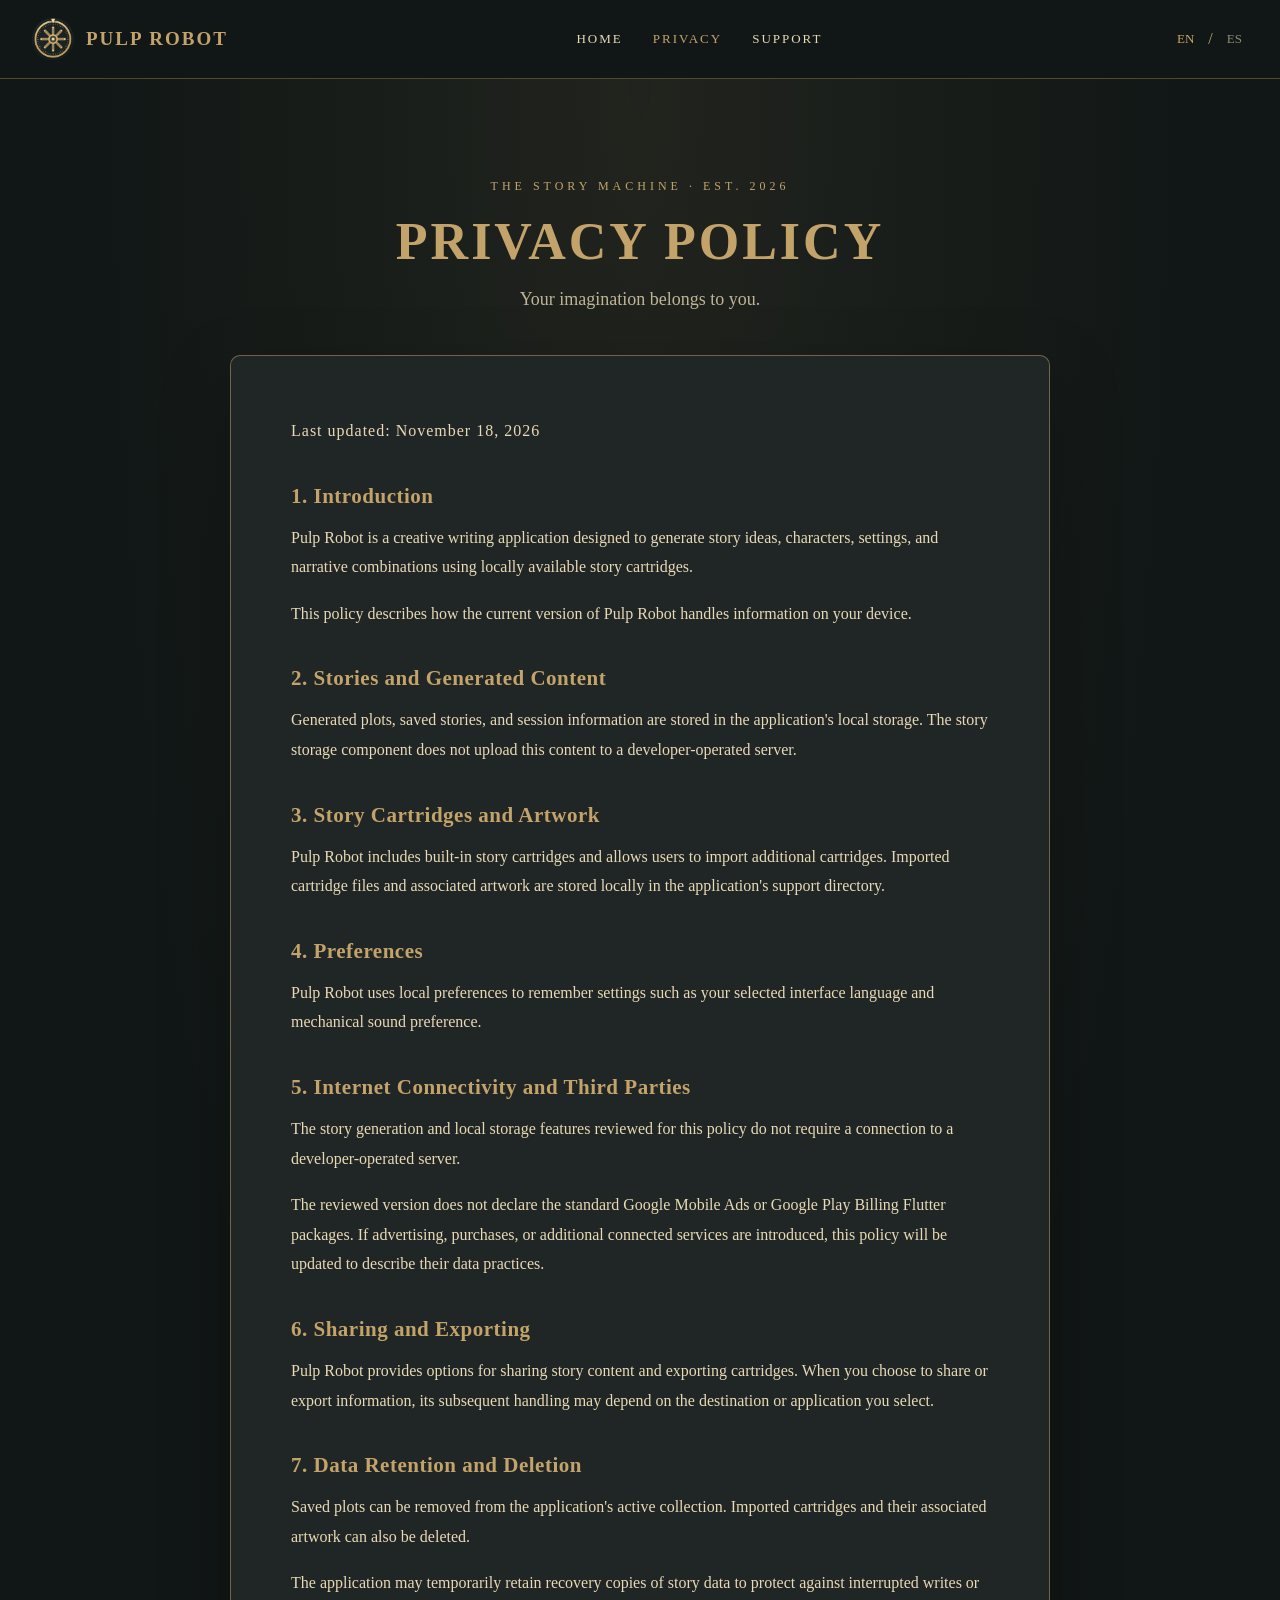
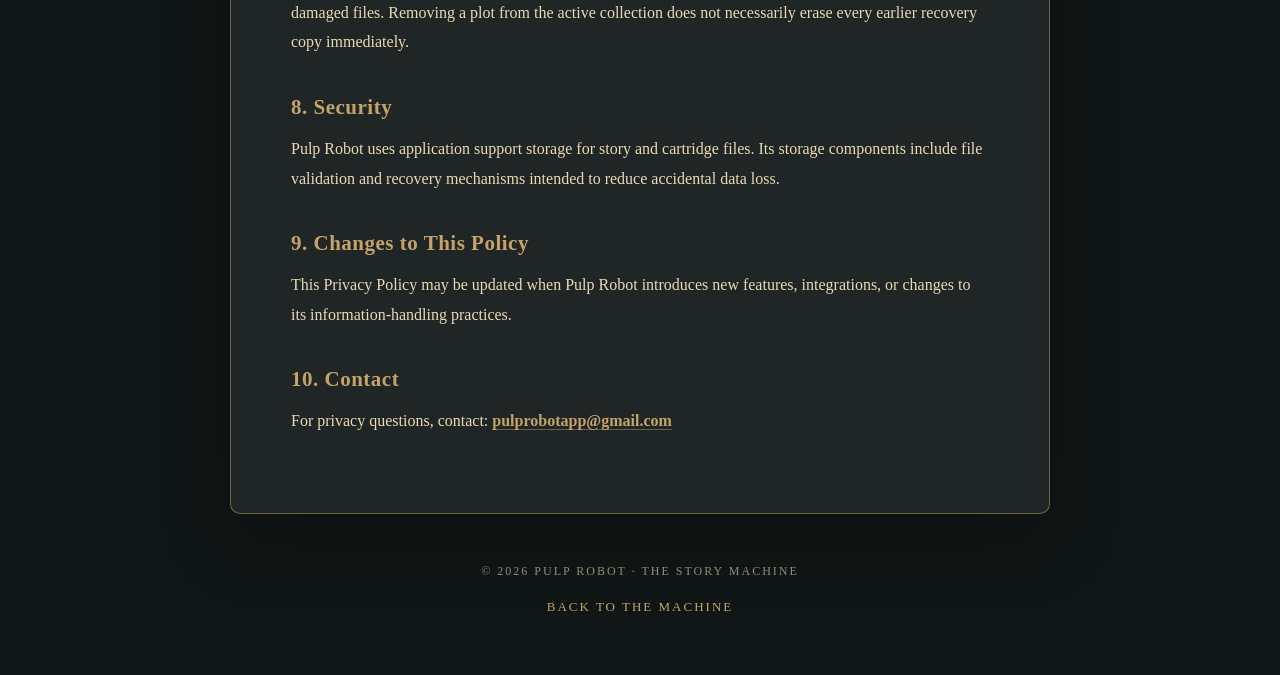
<file: privacy.html>
<!DOCTYPE html>
<html lang="en">
<head>
  <meta charset="UTF-8">
  <meta name="viewport" content="width=device-width, initial-scale=1.0">
  <meta name="theme-color" content="#111716">

  <title>Privacy Policy | Pulp Robot</title>
  <meta
    name="description"
    content="Privacy Policy for Pulp Robot, the offline story machine."
  >

  <link rel="icon" href="assets/images/pulp_robot_startup_256.png">
  <link rel="stylesheet" href="css/style.css">
</head>

<body class="legal-page">

  <header class="site-header">
    <div class="header-inner">

      <a class="site-brand" href="index.html">
        <img
          src="assets/images/pulp_robot_startup_256.png"
          alt=""
        >
        <span>PULP ROBOT</span>
      </a>

      <nav class="site-nav" aria-label="Main navigation">
        <a href="index.html" data-en="HOME" data-es="INICIO">HOME</a>
        <a href="privacy.html" aria-current="page">PRIVACY</a>
        <a href="support.html" data-en="SUPPORT" data-es="SOPORTE">SUPPORT</a>
      </nav>

      <div class="language-switch" aria-label="Language">
        <button type="button" data-lang="en">EN</button>
        <span aria-hidden="true">/</span>
        <button type="button" data-lang="es">ES</button>
      </div>

    </div>
  </header>

  <main class="legal-main">

    <div class="legal-heading">
      <p class="section-eyebrow">THE STORY MACHINE · EST. 2026</p>
      <h1 id="legal-title">PRIVACY POLICY</h1>
      <p id="legal-intro">
        Your imagination belongs to you.
      </p>
    </div>

    <article class="legal-document">

      <div id="privacy-en" lang="en">

        <p class="legal-date">Last updated: November 18, 2026</p>

        <h2>1. Introduction</h2>
        <p>
          Pulp Robot is a creative writing application designed
          to generate story ideas, characters, settings, and
          narrative combinations using locally available
          story cartridges.
        </p>
        <p>
          This policy describes how the current version of
          Pulp Robot handles information on your device.
        </p>

        <h2>2. Stories and Generated Content</h2>
        <p>
          Generated plots, saved stories, and session information
          are stored in the application's local storage.
          The story storage component does not upload this
          content to a developer-operated server.
        </p>

        <h2>3. Story Cartridges and Artwork</h2>
        <p>
          Pulp Robot includes built-in story cartridges and
          allows users to import additional cartridges.
          Imported cartridge files and associated artwork
          are stored locally in the application's
          support directory.
        </p>

        <h2>4. Preferences</h2>
        <p>
          Pulp Robot uses local preferences to remember
          settings such as your selected interface language
          and mechanical sound preference.
        </p>

        <h2>5. Internet Connectivity and Third Parties</h2>
        <p>
          The story generation and local storage features
          reviewed for this policy do not require a connection
          to a developer-operated server.
        </p>
        <p>
          The reviewed version does not declare the standard
          Google Mobile Ads or Google Play Billing Flutter
          packages. If advertising, purchases, or additional
          connected services are introduced, this policy
          will be updated to describe their data practices.
        </p>

        <h2>6. Sharing and Exporting</h2>
        <p>
          Pulp Robot provides options for sharing story
          content and exporting cartridges. When you choose
          to share or export information, its subsequent
          handling may depend on the destination or
          application you select.
        </p>

        <h2>7. Data Retention and Deletion</h2>
        <p>
          Saved plots can be removed from the application's
          active collection. Imported cartridges and their
          associated artwork can also be deleted.
        </p>
        <p>
          The application may temporarily retain recovery
          copies of story data to protect against interrupted
          writes or damaged files. Removing a plot from the
          active collection does not necessarily erase every
          earlier recovery copy immediately.
        </p>

        <h2>8. Security</h2>
        <p>
          Pulp Robot uses application support storage for
          story and cartridge files. Its storage components
          include file validation and recovery mechanisms
          intended to reduce accidental data loss.
        </p>

        <h2>9. Changes to This Policy</h2>
        <p>
          This Privacy Policy may be updated when Pulp Robot
          introduces new features, integrations, or changes
          to its information-handling practices.
        </p>

        <h2>10. Contact</h2>
        <p>
          For privacy questions, contact:
          <strong><a href="mailto:pulprobotapp@gmail.com">pulprobotapp@gmail.com</a></strong>
        </p>

      </div>

      <div id="privacy-es" lang="es" hidden>

        <p class="legal-date">Última actualización: 18 de noviembre de 2026</p>

        <h2>1. Introducción</h2>
        <p>
          Pulp Robot es una aplicación de escritura creativa
          diseñada para generar ideas de historias, personajes,
          escenarios y combinaciones narrativas mediante
          cartuchos disponibles localmente.
        </p>
        <p>
          Esta política describe cómo la versión actual de
          Pulp Robot maneja la información en tu dispositivo.
        </p>

        <h2>2. Historias y contenido generado</h2>
        <p>
          Las tramas generadas, las historias guardadas y la
          información de las sesiones se almacenan localmente
          dentro de la aplicación. El componente de almacenamiento
          de historias no envía este contenido a servidores
          operados por el desarrollador.
        </p>

        <h2>3. Cartuchos e ilustraciones</h2>
        <p>
          Pulp Robot incluye cartuchos narrativos y permite
          importar cartuchos adicionales. Los archivos importados
          y sus ilustraciones asociadas se guardan localmente
          en el directorio de soporte de la aplicación.
        </p>

        <h2>4. Preferencias</h2>
        <p>
          Pulp Robot utiliza preferencias locales para recordar
          configuraciones como el idioma de la interfaz y la
          activación de los sonidos mecánicos.
        </p>

        <h2>5. Internet y servicios de terceros</h2>
        <p>
          Las funciones de generación y almacenamiento local
          revisadas para esta política no requieren conexión
          a servidores operados por el desarrollador.
        </p>
        <p>
          La versión revisada no declara los paquetes habituales
          de Flutter para Google Mobile Ads ni Google Play Billing.
          Si se incorporan anuncios, compras u otros servicios
          conectados, esta política se actualizará para describir
          sus prácticas de tratamiento de datos.
        </p>

        <h2>6. Compartir y exportar</h2>
        <p>
          Pulp Robot ofrece opciones para compartir historias
          y exportar cartuchos. Cuando decides compartir o
          exportar información, su tratamiento posterior puede
          depender de la aplicación o destino seleccionado.
        </p>

        <h2>7. Conservación y eliminación</h2>
        <p>
          Las historias guardadas pueden eliminarse de la
          colección activa. También pueden eliminarse los
          cartuchos importados y sus ilustraciones asociadas.
        </p>
        <p>
          La aplicación puede conservar temporalmente copias
          de recuperación para proteger las historias frente
          a escrituras interrumpidas o archivos dañados.
          Eliminar una historia de la colección activa no
          garantiza que todas las copias anteriores desaparezcan
          inmediatamente.
        </p>

        <h2>8. Seguridad</h2>
        <p>
          Pulp Robot utiliza el almacenamiento de soporte
          de la aplicación para sus historias y cartuchos.
          Sus componentes de almacenamiento incorporan
          validaciones y mecanismos de recuperación destinados
          a reducir la pérdida accidental de información.
        </p>

        <h2>9. Cambios en esta política</h2>
        <p>
          Esta política puede actualizarse cuando Pulp Robot
          incorpore nuevas funciones, integraciones o cambios
          en el tratamiento de información.
        </p>

        <h2>10. Contacto</h2>
        <p>
          Para consultas sobre privacidad, escribe a:
            <strong>
            <a href="mailto:pulprobotapp@gmail.com">pulprobotapp@gmail.com</a>
            </strong>
        </p>

      </div>

    </article>

    <footer class="legal-footer">
      <p>© 2026 PULP ROBOT · THE STORY MACHINE</p>
      <a href="index.html" id="back-home">BACK TO THE MACHINE</a>
    </footer>

  </main>

  <script>
    const translations = {
      en: {
        title: 'PRIVACY POLICY',
        intro: 'Your imagination belongs to you.',
        back: 'BACK TO THE MACHINE'
      },
      es: {
        title: 'POLÍTICA DE PRIVACIDAD',
        intro: 'Tu imaginación te pertenece.',
        back: 'VOLVER A LA MÁQUINA'
      }
    };

    const buttons = document.querySelectorAll('[data-lang]');

    function setLanguage(lang) {
      const selected = lang === 'es' ? 'es' : 'en';
      const copy = translations[selected];

      document.documentElement.lang = selected;
      document.title =
        (selected === 'es' ? 'Política de privacidad' : 'Privacy Policy')
        + ' | Pulp Robot';

      document.getElementById('privacy-en').hidden = selected !== 'en';
      document.getElementById('privacy-es').hidden = selected !== 'es';

      document.getElementById('legal-title').textContent = copy.title;
      document.getElementById('legal-intro').textContent = copy.intro;
      document.getElementById('back-home').textContent = copy.back;

      document.querySelectorAll('[data-en][data-es]').forEach(element => {
        element.textContent = element.dataset[selected];
      });

      buttons.forEach(button => {
        const active = button.dataset.lang === selected;
        button.classList.toggle('active', active);
        button.setAttribute('aria-pressed', String(active));
      });

      try {
        localStorage.setItem('pulp_robot_language', selected);
      } catch (_) {
        // Language selection still works without storage.
      }
    }

    let preferredLanguage;

    try {
      preferredLanguage = localStorage.getItem('pulp_robot_language');
    } catch (_) {
      preferredLanguage = null;
    }

    const browserLanguages = navigator.languages?.length
      ? navigator.languages
      : [navigator.language || 'en'];

    const detectedLanguage = browserLanguages.some(language =>
      language.toLowerCase().startsWith('es')
    ) ? 'es' : 'en';

    setLanguage(preferredLanguage || detectedLanguage);

    buttons.forEach(button => {
      button.addEventListener('click', () => {
        setLanguage(button.dataset.lang);
      });
    });
  </script>

</body>
</html>
</file>
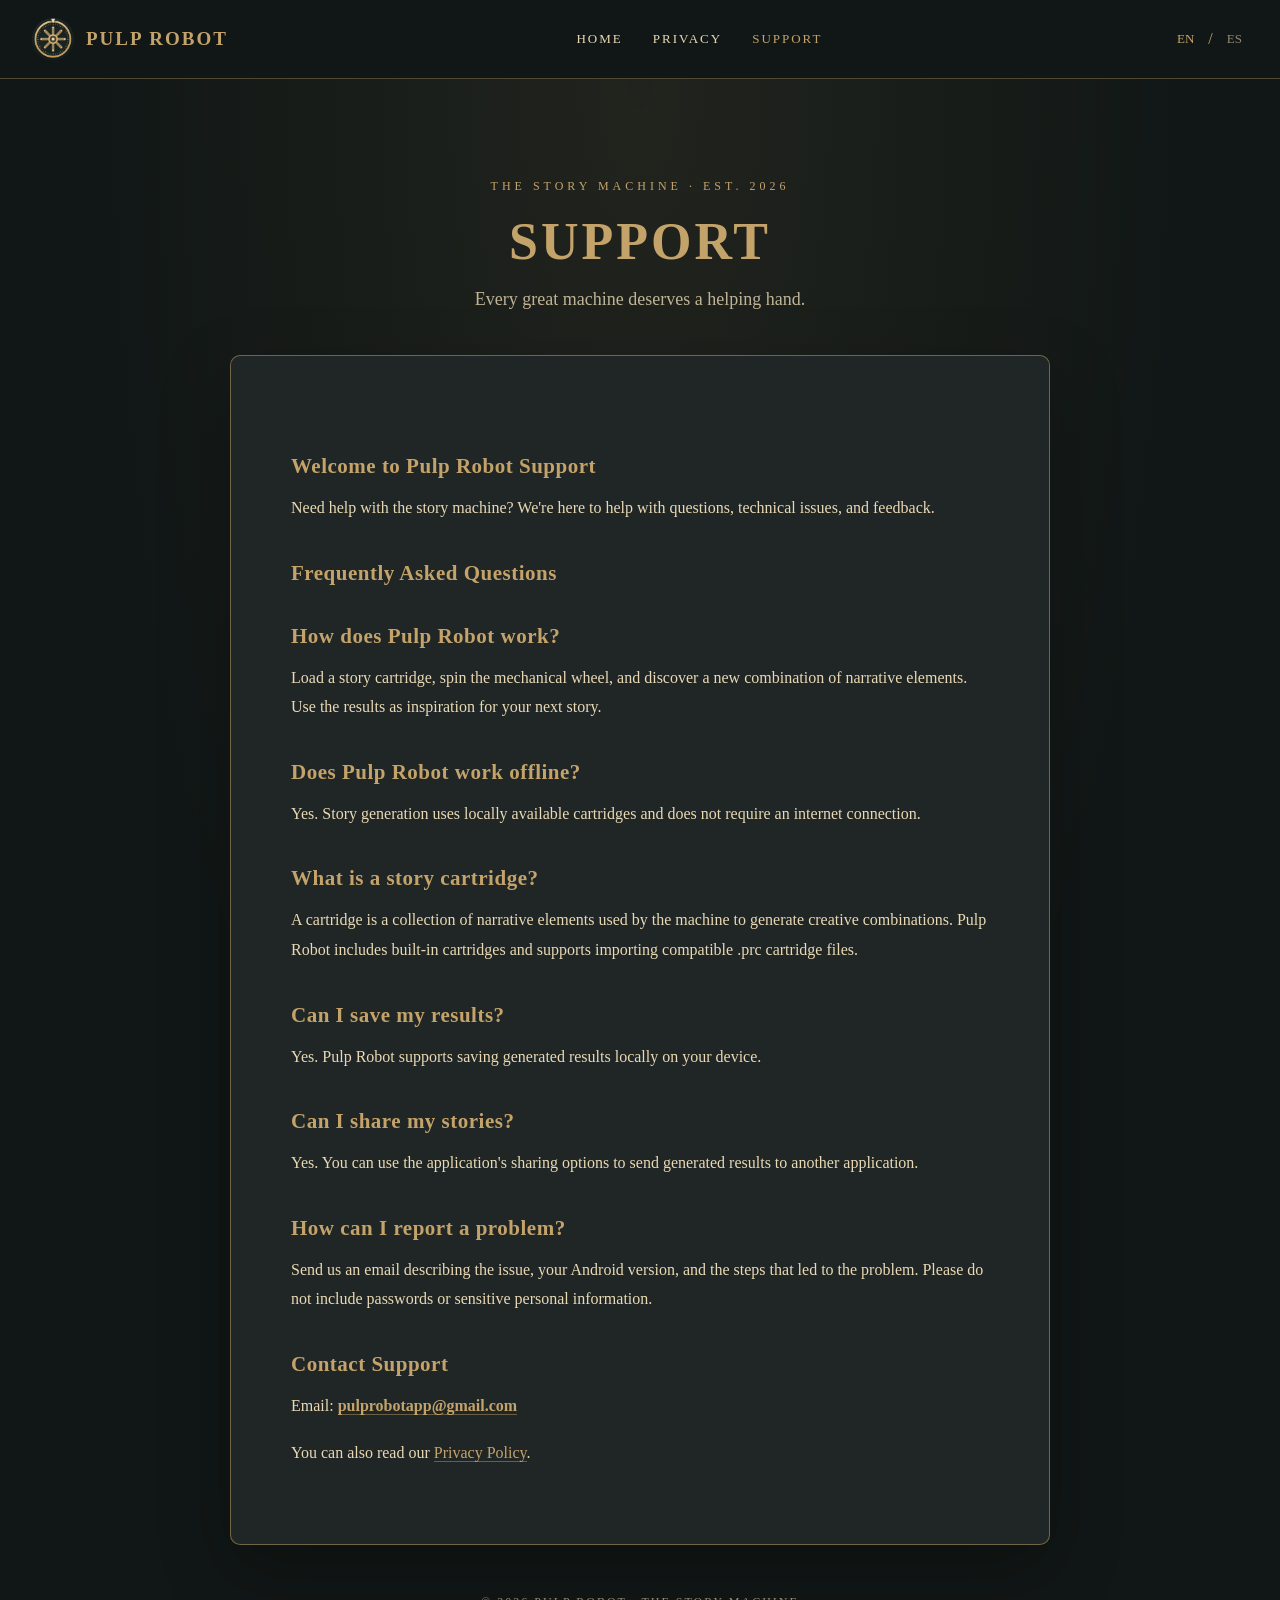
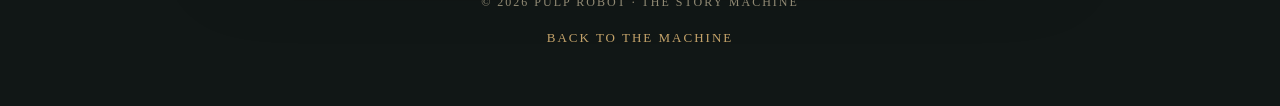
<file: support.html>
<!DOCTYPE html>
<html lang="en">
<head>
  <meta charset="UTF-8">
  <meta name="viewport" content="width=device-width, initial-scale=1.0">
  <meta name="theme-color" content="#111716">

  <title>Support | Pulp Robot</title>
  <meta name="description"
        content="Help and support for Pulp Robot, the story machine.">

  <link rel="icon" href="assets/images/pulp_robot_startup_256.png">
  <link rel="stylesheet" href="css/style.css">
</head>

<body class="legal-page">

  <header class="site-header">
    <div class="header-inner">

      <a class="site-brand" href="index.html">
        <img src="assets/images/pulp_robot_startup_256.png" alt="">
        <span>PULP ROBOT</span>
      </a>

      <nav class="site-nav" aria-label="Main navigation">
        <a href="index.html" data-en="HOME" data-es="INICIO">HOME</a>
        <a href="privacy.html" data-en="PRIVACY" data-es="PRIVACIDAD">PRIVACY</a>
        <a href="support.html" aria-current="page"
           data-en="SUPPORT" data-es="SOPORTE">SUPPORT</a>
      </nav>

      <div class="language-switch" aria-label="Language">
        <button type="button" data-lang="en">EN</button>
        <span aria-hidden="true">/</span>
        <button type="button" data-lang="es">ES</button>
      </div>

    </div>
  </header>

  <main class="legal-main">

    <div class="legal-heading">
      <p class="section-eyebrow">THE STORY MACHINE · EST. 2026</p>
      <h1 id="page-title">SUPPORT</h1>
      <p id="page-intro">Every great machine deserves a helping hand.</p>
    </div>

    <article class="legal-document">

      <!-- ENGLISH -->
      <div id="support-en" lang="en">

        <h2>Welcome to Pulp Robot Support</h2>
        <p>
          Need help with the story machine? We're here to help
          with questions, technical issues, and feedback.
        </p>

        <h2>Frequently Asked Questions</h2>

        <h2>How does Pulp Robot work?</h2>
        <p>
          Load a story cartridge, spin the mechanical wheel,
          and discover a new combination of narrative elements.
          Use the results as inspiration for your next story.
        </p>

        <h2>Does Pulp Robot work offline?</h2>
        <p>
          Yes. Story generation uses locally available
          cartridges and does not require an internet
          connection.
        </p>

        <h2>What is a story cartridge?</h2>
        <p>
          A cartridge is a collection of narrative elements
          used by the machine to generate creative combinations.
          Pulp Robot includes built-in cartridges and supports
          importing compatible .prc cartridge files.
        </p>

        <h2>Can I save my results?</h2>
        <p>
          Yes. Pulp Robot supports saving generated results
          locally on your device.
        </p>

        <h2>Can I share my stories?</h2>
        <p>
          Yes. You can use the application's sharing options
          to send generated results to another application.
        </p>

        <h2>How can I report a problem?</h2>
        <p>
          Send us an email describing the issue, your Android
          version, and the steps that led to the problem.
          Please do not include passwords or sensitive
          personal information.
        </p>

        <h2>Contact Support</h2>
        <p>
          Email:
          <strong>
            <a href="mailto:pulprobotapp@gmail.com">
              pulprobotapp@gmail.com
            </a>
          </strong>
        </p>

        <p>
          You can also read our
          <a href="privacy.html">Privacy Policy</a>.
        </p>

      </div>

      <!-- ESPAÑOL -->
      <div id="support-es" lang="es" hidden>

        <h2>Bienvenido al soporte de Pulp Robot</h2>
        <p>
          ¿Necesitas ayuda con nuestra máquina narrativa?
          Estamos aquí para atender consultas, problemas
          técnicos y sugerencias.
        </p>

        <h2>Preguntas frecuentes</h2>

        <h2>¿Cómo funciona Pulp Robot?</h2>
        <p>
          Carga un cartucho narrativo, gira la rueda mecánica
          y descubre una nueva combinación de elementos.
          Utiliza los resultados como inspiración para
          tu próxima historia.
        </p>

        <h2>¿Pulp Robot funciona sin Internet?</h2>
        <p>
          Sí. La generación de historias utiliza cartuchos
          disponibles localmente y no requiere conexión
          a Internet.
        </p>

        <h2>¿Qué es un cartucho narrativo?</h2>
        <p>
          Un cartucho es una colección de elementos narrativos
          que la máquina utiliza para generar combinaciones
          creativas. Pulp Robot incluye cartuchos integrados
          y permite importar archivos .prc compatibles.
        </p>

        <h2>¿Puedo guardar mis resultados?</h2>
        <p>
          Sí. Pulp Robot permite guardar los resultados
          generados localmente en tu dispositivo.
        </p>

        <h2>¿Puedo compartir mis historias?</h2>
        <p>
          Sí. Puedes utilizar las opciones de compartir
          para enviar los resultados generados a otra
          aplicación.
        </p>

        <h2>¿Cómo reporto un problema?</h2>
        <p>
          Envíanos un correo describiendo el problema,
          tu versión de Android y los pasos que lo
          provocaron. No incluyas contraseñas ni
          información personal sensible.
        </p>

        <h2>Contactar con soporte</h2>
        <p>
          Correo:
          <strong>
            <a href="mailto:pulprobotapp@gmail.com">
              pulprobotapp@gmail.com
            </a>
          </strong>
        </p>

        <p>
          También puedes consultar nuestra
          <a href="privacy.html">Política de privacidad</a>.
        </p>

      </div>

    </article>

    <footer class="legal-footer">
      <p>© 2026 PULP ROBOT · THE STORY MACHINE</p>
      <a href="index.html" id="back-home">BACK TO THE MACHINE</a>
    </footer>

  </main>

  <script>
    const translations = {
      en: {
        title: 'SUPPORT',
        intro: 'Every great machine deserves a helping hand.',
        back: 'BACK TO THE MACHINE'
      },
      es: {
        title: 'SOPORTE',
        intro: 'Toda gran máquina merece una mano amiga.',
        back: 'VOLVER A LA MÁQUINA'
      }
    };

    const buttons = document.querySelectorAll('[data-lang]');

    function setLanguage(lang) {
      const selected = lang === 'es' ? 'es' : 'en';
      const copy = translations[selected];

      document.documentElement.lang = selected;
      document.title =
        (selected === 'es' ? 'Soporte' : 'Support') + ' | Pulp Robot';

      document.getElementById('support-en').hidden = selected !== 'en';
      document.getElementById('support-es').hidden = selected !== 'es';

      document.getElementById('page-title').textContent = copy.title;
      document.getElementById('page-intro').textContent = copy.intro;
      document.getElementById('back-home').textContent = copy.back;

      document.querySelectorAll('[data-en][data-es]').forEach(element => {
        element.textContent = element.dataset[selected];
      });

      buttons.forEach(button => {
        const active = button.dataset.lang === selected;
        button.classList.toggle('active', active);
        button.setAttribute('aria-pressed', String(active));
      });

      try {
        localStorage.setItem('pulp_robot_language', selected);
      } catch (_) {
        // The language switch still works without storage.
      }
    }

    let preferredLanguage;

    try {
      preferredLanguage = localStorage.getItem('pulp_robot_language');
    } catch (_) {
      preferredLanguage = null;
    }

    const browserLanguages = navigator.languages?.length
      ? navigator.languages
      : [navigator.language || 'en'];

    const detectedLanguage = browserLanguages.some(language =>
      language.toLowerCase().startsWith('es')
    ) ? 'es' : 'en';

    setLanguage(preferredLanguage || detectedLanguage);

    buttons.forEach(button => {
      button.addEventListener('click', () => {
        setLanguage(button.dataset.lang);
      });
    });
  </script>

</body>
</html>
</file>
<file: css/style.css>
/* PULP ROBOT — THE STORY MACHINE */
/* Official visual identity */

:root {
  --brass: #C4A36A;
  --metal: #202625;
  --paper: #E9D9B5;
  --background: #111716;
  --red: #A32D25;
}

* {
  box-sizing: border-box;
}

html,
body {
  margin: 0;
  min-height: 100%;
}

body {
  background: var(--background);
  color: var(--paper);
  font-family: Georgia, "Times New Roman", serif;
}

/* Startup screen */

.startup {
  min-height: 100vh;
  min-height: 100dvh;
  display: flex;
  align-items: center;
  justify-content: center;
  padding: 24px;
  text-align: center;
}

.startup-content {
  display: flex;
  flex-direction: column;
  align-items: center;
}

.startup-wheel {
  display: block;
  width: min(38vmin, 176px);
  height: auto;
  min-width: 80px;
  animation: startup-turn 1s
    cubic-bezier(0.645, 0.045, 0.355, 1)
    both;
}

.startup-title {
  margin: 20px 0 0;
  color: var(--brass);
  font-size: 30px;
  font-weight: bold;
  letter-spacing: 3px;
}

.startup-subtitle {
  margin: 8px 0 0;
  color: var(--paper);
  font-size: 16px;
  font-weight: normal;
  letter-spacing: 2px;
}

@keyframes startup-turn {
  from {
    transform: rotate(0deg);
  }

  to {
    transform: rotate(360deg);
  }
}

@media (prefers-reduced-motion: reduce) {
  .startup-wheel {
    animation: none;
  }
}

/* Startup overlay and transition */

.startup {
  position: fixed;
  inset: 0;
  z-index: 1000;
  background: var(--background);
  opacity: 1;
  visibility: visible;
  transition:
    opacity 700ms ease,
    visibility 700ms ease;
}

.startup.is-finished {
  opacity: 0;
  visibility: hidden;
  pointer-events: none;
}

/* Main website */

.website {
  min-height: 100vh;
  min-height: 100dvh;
  background: var(--background);
}

.website-placeholder {
  min-height: 100vh;
  min-height: 100dvh;
  display: flex;
  align-items: center;
  justify-content: center;
  padding: 24px;
  text-align: center;
}

.website-placeholder h2 {
  color: var(--brass);
  font-size: clamp(28px, 5vw, 52px);
  letter-spacing: 3px;
}

.website-placeholder p {
  color: var(--paper);
  font-size: 18px;
  letter-spacing: 2px;
}

@media (prefers-reduced-motion: reduce) {
  .startup {
    transition: none;
  }
}

/* ========================================
   PULP ROBOT — MAIN WEBSITE
   ======================================== */

.website {
  min-height: 100vh;
  background:
    radial-gradient(
      ellipse at 75% 45%,
      #26332e 0%,
      var(--background) 65%
    );
}

/* Navigation */

.site-header {
  position: relative;
  z-index: 10;
  border-bottom: 1px solid rgba(196, 163, 106, 0.35);
}

.header-inner {
  max-width: 1280px;
  margin: 0 auto;
  padding: 18px 32px;

  display: flex;
  align-items: center;
  justify-content: space-between;
  gap: 24px;
}

.site-brand {
  display: flex;
  align-items: center;
  gap: 12px;

  color: var(--brass);
  text-decoration: none;
  font-size: 19px;
  font-weight: bold;
  letter-spacing: 2px;
}

.site-brand img {
  width: 42px;
  height: 42px;
  object-fit: contain;
}

.site-nav {
  display: flex;
  align-items: center;
  gap: 30px;
}

.site-nav a {
  color: var(--paper);
  text-decoration: none;
  font-size: 13px;
  letter-spacing: 2px;
  transition: color 200ms ease;
}

.site-nav a:hover,
.site-nav a[aria-current="page"] {
  color: var(--brass);
}

/* Hero */

.hero {
  min-height: calc(100vh - 79px);
  display: flex;
  align-items: center;
  padding: 72px 32px;
}

.hero-inner {
  width: 100%;
  max-width: 1280px;
  margin: 0 auto;

  display: grid;
  grid-template-columns: 1.1fr 0.9fr;
  align-items: center;
  gap: 72px;
}

.hero-copy {
  max-width: 620px;
}

.hero-eyebrow {
  margin: 0 0 22px;
  color: var(--brass);
  font-size: 13px;
  letter-spacing: 3px;
}

.hero-copy h1 {
  margin: 0;
  color: var(--paper);
  font-size: clamp(52px, 6vw, 94px);
  line-height: 1.05;
  letter-spacing: 3px;
}

.hero-tagline {
  margin: 28px 0;
  color: var(--brass);
  font-size: clamp(23px, 2.5vw, 34px);
  line-height: 1.35;
}

.hero-description {
  max-width: 510px;
  color: var(--paper);
  font-size: 18px;
  line-height: 1.85;
  opacity: 0.88;
}

.hero-actions {
  margin-top: 36px;
}

.play-coming-soon {
  display: inline-block;
  padding: 17px 26px;

  background: var(--red);
  color: var(--paper);

  border: 1px solid rgba(233, 217, 181, 0.25);
  border-radius: 6px;

  font-size: 14px;
  font-weight: bold;
  letter-spacing: 2px;
}

.hero-note {
  margin-top: 24px;
  color: var(--brass);
  font-size: 12px;
  letter-spacing: 2px;
}

/* Mechanical presentation */

.hero-visual {
  display: flex;
  justify-content: center;
  align-items: center;
}

.hero-machine-frame {
  position: relative;
  width: 100%;
  max-width: 490px;
  aspect-ratio: 1;

  display: flex;
  flex-direction: column;
  align-items: center;
  justify-content: center;
  gap: 24px;

  background:
    radial-gradient(
      circle,
      #2b3832 0%,
      var(--metal) 60%,
      #141b19 100%
    );

  border: 1px solid rgba(196, 163, 106, 0.5);
  border-radius: 12px;

  box-shadow:
    0 25px 70px rgba(0, 0, 0, 0.45),
    inset 0 0 45px rgba(0, 0, 0, 0.25);
}

.hero-wheel {
  display: block;
  width: 68%;
  height: auto;
  filter: drop-shadow(0 15px 20px rgba(0, 0, 0, 0.4));
}

.machine-caption {
  margin: 0;
  color: var(--brass);
  font-size: 12px;
  letter-spacing: 3px;
  text-align: center;
}

/* Decorative brass corners */

.machine-corner {
  position: absolute;
  width: 25px;
  height: 25px;
  border-color: var(--brass);
  border-style: solid;
  opacity: 0.8;
}

.top-left {
  top: 15px;
  left: 15px;
  border-width: 2px 0 0 2px;
}

.top-right {
  top: 15px;
  right: 15px;
  border-width: 2px 2px 0 0;
}

.bottom-left {
  bottom: 15px;
  left: 15px;
  border-width: 0 0 2px 2px;
}

.bottom-right {
  bottom: 15px;
  right: 15px;
  border-width: 0 2px 2px 0;
}

/* Responsive layout */

@media (max-width: 850px) {
  .hero-inner {
    grid-template-columns: 1fr;
    gap: 48px;
  }

  .hero {
    padding: 60px 24px;
  }

  .hero-copy {
    max-width: 100%;
    text-align: center;
  }

  .hero-description {
    margin-left: auto;
    margin-right: auto;
  }

  .hero-machine-frame {
    max-width: 420px;
  }
}

@media (max-width: 560px) {
  .header-inner {
    flex-direction: column;
    gap: 18px;
    padding: 18px 16px;
  }

  .site-nav {
    gap: 20px;
  }

  .site-nav a {
    font-size: 11px;
    letter-spacing: 1px;
  }

  .hero {
    padding: 48px 20px;
  }

  .hero-copy h1 {
    font-size: clamp(42px, 12vw, 64px);
  }

  .hero-description {
    font-size: 16px;
  }

  .hero-machine-frame {
    max-width: 340px;
  }

  .machine-caption {
    font-size: 10px;
    letter-spacing: 2px;
  }
}

/* ========================================
   HOW THE MACHINE WORKS
   ======================================== */

.how-it-works {
  padding: 100px 32px 120px;
  background: #161e1b;
  border-top: 1px solid rgba(196, 163, 106, 0.3);
}

.section-heading {
  max-width: 760px;
  margin: 0 auto 56px;
  text-align: center;
}

.section-eyebrow {
  margin: 0 0 18px;
  color: var(--brass);
  font-size: 12px;
  letter-spacing: 4px;
}

.section-heading h2 {
  margin: 0;
  color: var(--paper);
  font-size: clamp(28px, 4vw, 46px);
  letter-spacing: 2px;
}

.section-heading > p:last-child {
  margin-top: 20px;
  color: var(--paper);
  opacity: 0.8;
  font-size: 17px;
  line-height: 1.7;
}

.steps-grid {
  max-width: 1180px;
  margin: 0 auto;
  display: grid;
  grid-template-columns: repeat(3, minmax(0, 1fr));
  gap: 24px;
}

.step-card {
  position: relative;
  min-height: 270px;
  padding: 38px 30px;
  background: var(--metal);
  border: 1px solid rgba(196, 163, 106, 0.35);
  border-radius: 8px;
  text-align: center;
  transition:
    transform 250ms ease,
    border-color 250ms ease,
    box-shadow 250ms ease;
}

.step-card:hover {
  transform: translateY(-5px);
  border-color: var(--brass);
  box-shadow: 0 16px 35px rgba(0, 0, 0, 0.25);
}

.step-number {
  display: block;
  margin-bottom: 20px;
  color: var(--brass);
  font-size: 46px;
  font-weight: bold;
}

.step-card h3 {
  margin: 0 0 18px;
  color: var(--paper);
  font-size: 22px;
  letter-spacing: 4px;
}

.step-card p {
  margin: 0;
  color: var(--paper);
  opacity: 0.82;
  font-size: 16px;
  line-height: 1.7;
}

@media (max-width: 760px) {
  .how-it-works {
    padding: 70px 20px 80px;
  }

  .steps-grid {
    grid-template-columns: 1fr;
    max-width: 460px;
  }

  .step-card {
    min-height: auto;
    padding: 30px 24px;
  }
}

@media (prefers-reduced-motion: reduce) {
  .step-card {
    transition: none;
  }

  .step-card:hover {
    transform: none;
  }
}

/* ========================================
   THE MACHINE IN ACTION
   ======================================== */

.machine-gallery {
  padding: 100px 32px 120px;
  background:
    linear-gradient(
      180deg,
      #111716 0%,
      #1b2420 50%,
      #111716 100%
    );

  border-top: 1px solid rgba(196, 163, 106, 0.3);
}

.gallery-grid {
  max-width: 1180px;
  margin: 0 auto;

  display: grid;
  grid-template-columns: repeat(3, minmax(0, 1fr));
  gap: 30px;
}

.gallery-card {
  margin: 0;
  overflow: hidden;

  background: var(--metal);
  border: 1px solid rgba(196, 163, 106, 0.45);
  border-radius: 10px;

  box-shadow: 0 18px 40px rgba(0, 0, 0, 0.25);

  transition:
    transform 250ms ease,
    border-color 250ms ease;
}

.gallery-card:hover {
  transform: translateY(-5px);
  border-color: var(--brass);
}

.gallery-image {
  padding: 18px 18px 0;
  background: #171e1b;
}

.gallery-image img {
  display: block;
  width: 100%;
  height: 430px;

  object-fit: contain;
  object-position: center;

  background: #111716;
  border: 1px solid rgba(196, 163, 106, 0.25);
  border-radius: 5px;
}

.gallery-card figcaption {
  padding: 25px 24px 30px;
  text-align: center;
}

.gallery-number {
  display: block;
  margin-bottom: 12px;

  color: var(--brass);
  font-size: 12px;
  letter-spacing: 2px;
}

.gallery-card h3 {
  margin: 0 0 14px;

  color: var(--paper);
  font-size: 19px;
  letter-spacing: 1px;
}

.gallery-card figcaption p {
  margin: 0;

  color: var(--paper);
  opacity: 0.8;
  font-size: 15px;
  line-height: 1.7;
}

/* Tablet */

@media (max-width: 950px) {
  .gallery-grid {
    grid-template-columns: repeat(2, minmax(0, 1fr));
  }
}

/* Mobile */

@media (max-width: 600px) {
  .machine-gallery {
    padding: 70px 20px 80px;
  }

  .gallery-grid {
    grid-template-columns: 1fr;
    max-width: 420px;
    gap: 24px;
  }

  .gallery-image img {
    height: 460px;
  }
}

@media (prefers-reduced-motion: reduce) {
  .gallery-card {
    transition: none;
  }

  .gallery-card:hover {
    transform: none;
  }
}

/* ========================================
   SCREENSHOT LIGHTBOX
   ======================================== */

.lightbox[hidden] {
  display: none;
}

.lightbox {
  position: fixed;
  inset: 0;
  z-index: 2000;

  display: flex;
  align-items: center;
  justify-content: center;

  padding: 24px;
  background: rgba(5, 9, 8, 0.94);
  backdrop-filter: blur(8px);
}

.lightbox-panel {
  position: relative;
  width: 100%;
  max-width: 1100px;
  height: 100%;
  max-height: 900px;

  display: flex;
  align-items: center;
  justify-content: center;

  border: 1px solid rgba(196, 163, 106, 0.45);
  border-radius: 10px;
  background: #111716;
  box-shadow: 0 25px 80px rgba(0, 0, 0, 0.6);
}

.lightbox-figure {
  margin: 0;
  padding: 50px 65px 25px;

  width: 100%;
  height: 100%;
  min-height: 0;

  display: flex;
  flex-direction: column;
  align-items: center;
  justify-content: center;
  gap: 18px;
}

.lightbox-figure img {
  display: block;
  max-width: 100%;
  max-height: calc(100% - 55px);
  min-height: 0;
  width: auto;
  height: auto;
  object-fit: contain;
  border: 1px solid rgba(196, 163, 106, 0.35);
  border-radius: 5px;
}

.lightbox-figure figcaption {
  color: var(--brass);
  font-size: 14px;
  letter-spacing: 2px;
  text-align: center;
}

.lightbox-close,
.lightbox-arrow {
  position: absolute;
  z-index: 2;
  display: flex;
  align-items: center;
  justify-content: center;

  background: var(--metal);
  color: var(--brass);
  border: 1px solid rgba(196, 163, 106, 0.55);
  border-radius: 6px;

  cursor: pointer;
  transition:
    background 200ms ease,
    color 200ms ease;
}

.lightbox-close:hover,
.lightbox-arrow:hover {
  background: var(--brass);
  color: var(--background);
}

.lightbox-close {
  top: 12px;
  right: 12px;
  width: 42px;
  height: 42px;
  font-size: 30px;
}

.lightbox-arrow {
  top: 50%;
  transform: translateY(-50%);
  width: 44px;
  height: 60px;
  font-size: 24px;
}

.lightbox-prev {
  left: 12px;
}

.lightbox-next {
  right: 12px;
}

/* Interactive gallery images */

.gallery-image img {
  cursor: zoom-in;
}

.gallery-image img:focus-visible,
.lightbox button:focus-visible {
  outline: 3px solid var(--brass);
  outline-offset: 4px;
}

@media (max-width: 600px) {
  .lightbox {
    padding: 8px;
  }

  .lightbox-panel {
    max-height: 100%;
  }

  .lightbox-figure {
    padding: 65px 8px 80px;
  }

  .lightbox-arrow {
    top: auto;
    bottom: 12px;
    transform: none;
    width: 50px;
    height: 45px;
  }

  .lightbox-prev {
    left: 20px;
  }

  .lightbox-next {
    right: 20px;
  }

  .lightbox-figure figcaption {
    font-size: 12px;
    letter-spacing: 1px;
  }
}

/* ========================================
   PRIVACY POLICY / LEGAL PAGES
   ======================================== */

.legal-page {
  background: #111716;
  color: #e9d9b5;
}

.legal-main {
  min-height: 100vh;
  padding: 100px 24px 60px;
  background:
    radial-gradient(
      ellipse at top,
      rgba(196, 163, 106, 0.09),
      transparent 60%
    ),
    #111716;
}

.legal-heading {
  max-width: 820px;
  margin: 0 auto 45px;
  text-align: center;
}

.legal-heading h1 {
  margin: 15px 0;
  color: #c4a36a;
  font-size: clamp(32px, 5vw, 52px);
  letter-spacing: 3px;
}

.legal-heading > p:last-child {
  color: #e9d9b5;
  opacity: 0.8;
  font-size: 18px;
}

.legal-document {
  max-width: 820px;
  margin: 0 auto;
  padding: clamp(28px, 5vw, 60px);

  background: #202625;
  border: 1px solid rgba(196, 163, 106, 0.5);
  border-radius: 10px;

  box-shadow: 0 25px 70px rgba(0, 0, 0, 0.25);
}

.legal-date {
  margin-bottom: 36px;
  color: #c4a36a;
  font-size: 13px;
  letter-spacing: 1px;
}

.legal-document h2 {
  margin: 38px 0 14px;
  color: #c4a36a;
  font-size: 21px;
  letter-spacing: 0.5px;
}

.legal-document p {
  margin: 0 0 17px;
  color: #e9d9b5;
  font-size: 16px;
  line-height: 1.85;
}

.legal-document strong {
  overflow-wrap: anywhere;
}

.legal-document [hidden] {
  display: none;
}

.language-switch {
  display: flex;
  align-items: center;
  gap: 8px;
  white-space: nowrap;
  color: #c4a36a;
}

.language-switch button {
  padding: 6px;
  background: transparent;
  border: 0;
  color: #e9d9b5;
  opacity: 0.6;
  font: inherit;
  font-size: 13px;
  cursor: pointer;
}

.language-switch button.active,
.language-switch button:hover {
  color: #c4a36a;
  opacity: 1;
}

.language-switch button:focus-visible {
  outline: 2px solid #c4a36a;
  outline-offset: 3px;
}

.legal-footer {
  max-width: 820px;
  margin: 50px auto 0;
  text-align: center;
}

.legal-footer p {
  margin-bottom: 18px;
  color: #e9d9b5;
  opacity: 0.6;
  font-size: 12px;
  letter-spacing: 2px;
}

.legal-footer a {
  color: #c4a36a;
  font-size: 13px;
  letter-spacing: 2px;
  text-decoration: none;
}

.legal-footer a:hover {
  text-decoration: underline;
}

@media (max-width: 700px) {
  .legal-page .header-inner {
    flex-wrap: wrap;
    justify-content: center;
    gap: 14px;
  }

  .legal-main {
    padding-top: 150px;
  }

  .legal-document h2 {
    font-size: 19px;
  }

  .legal-document p {
    font-size: 15px;
  }
}
/* Privacy Policy - Contact links */

.legal-document a,
.legal-document a:visited {
  color: #C4A36A;
  text-decoration: none;
  border-bottom: 1px solid rgba(196, 163, 106, 0.45);
  transition: color 0.2s ease, border-color 0.2s ease;
}

.legal-document a:hover {
  color: #E9D9B5;
  border-bottom-color: #E9D9B5;
}
</file>
